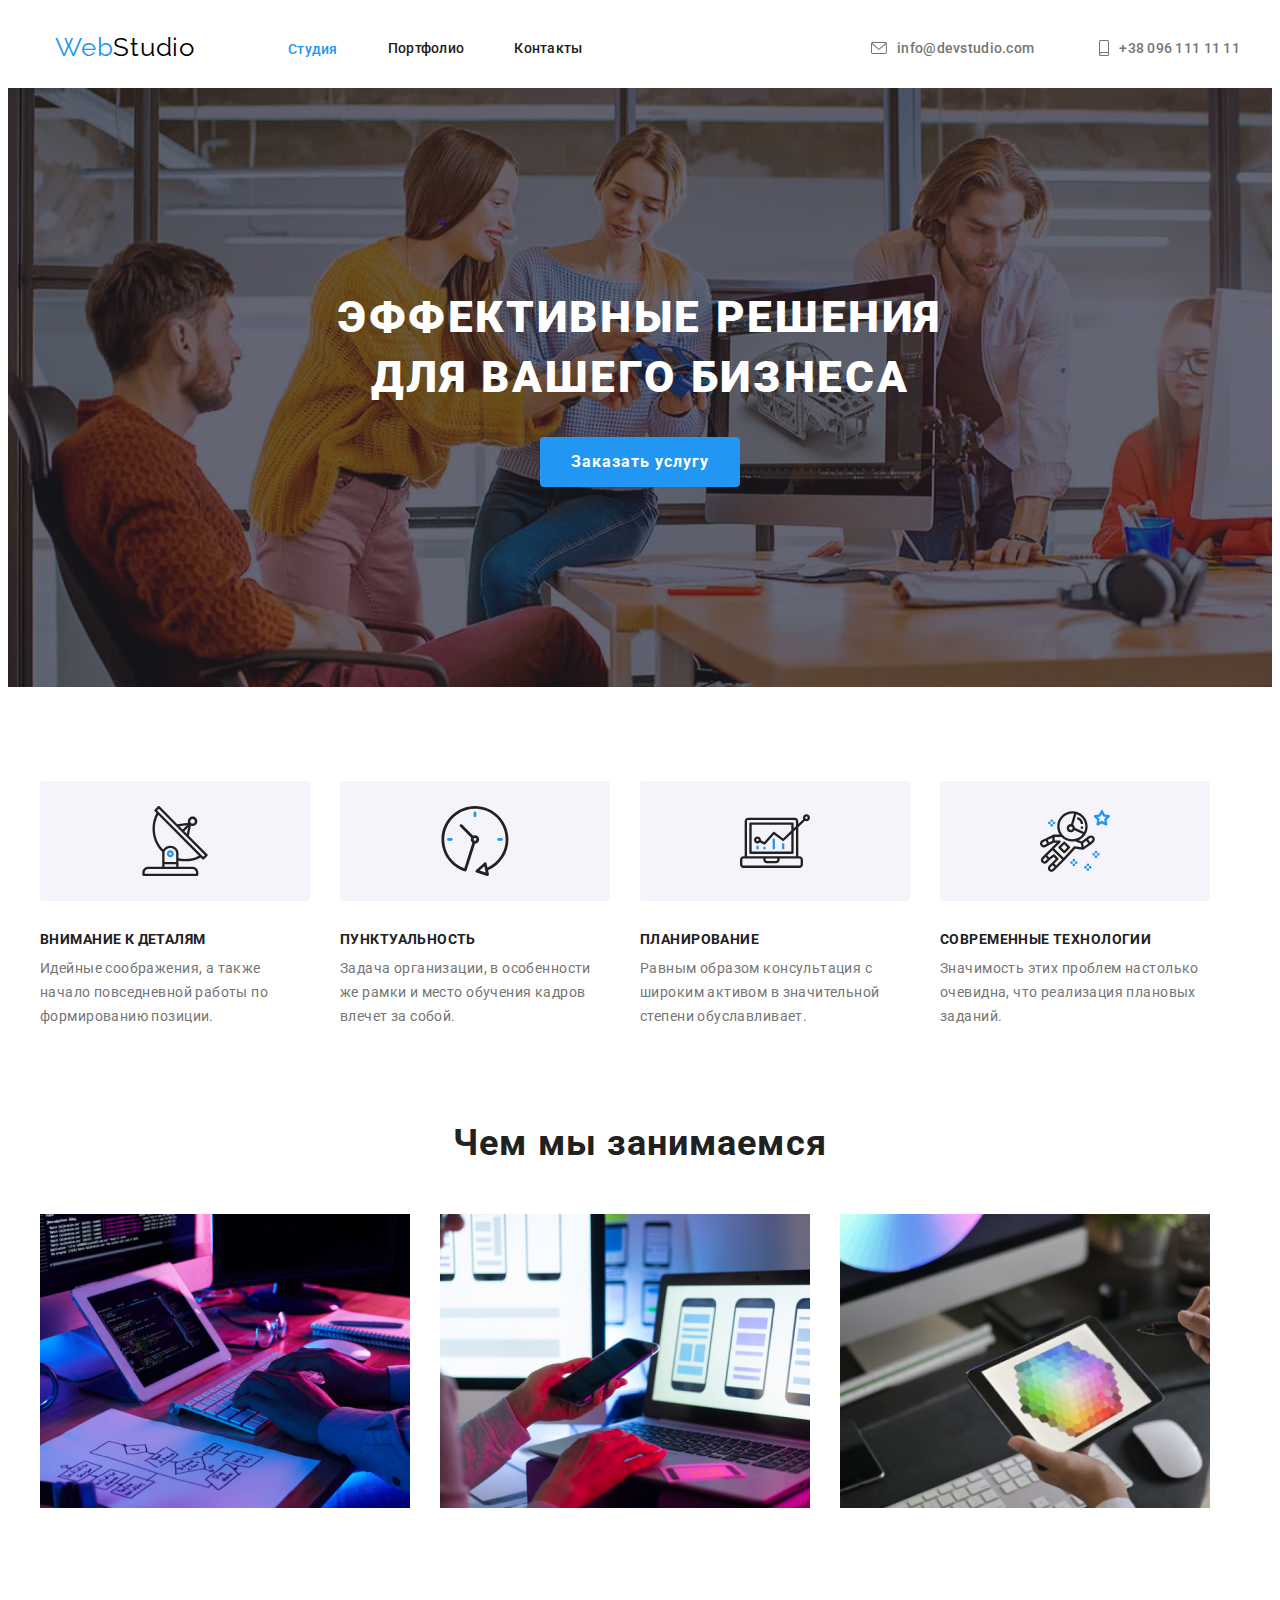
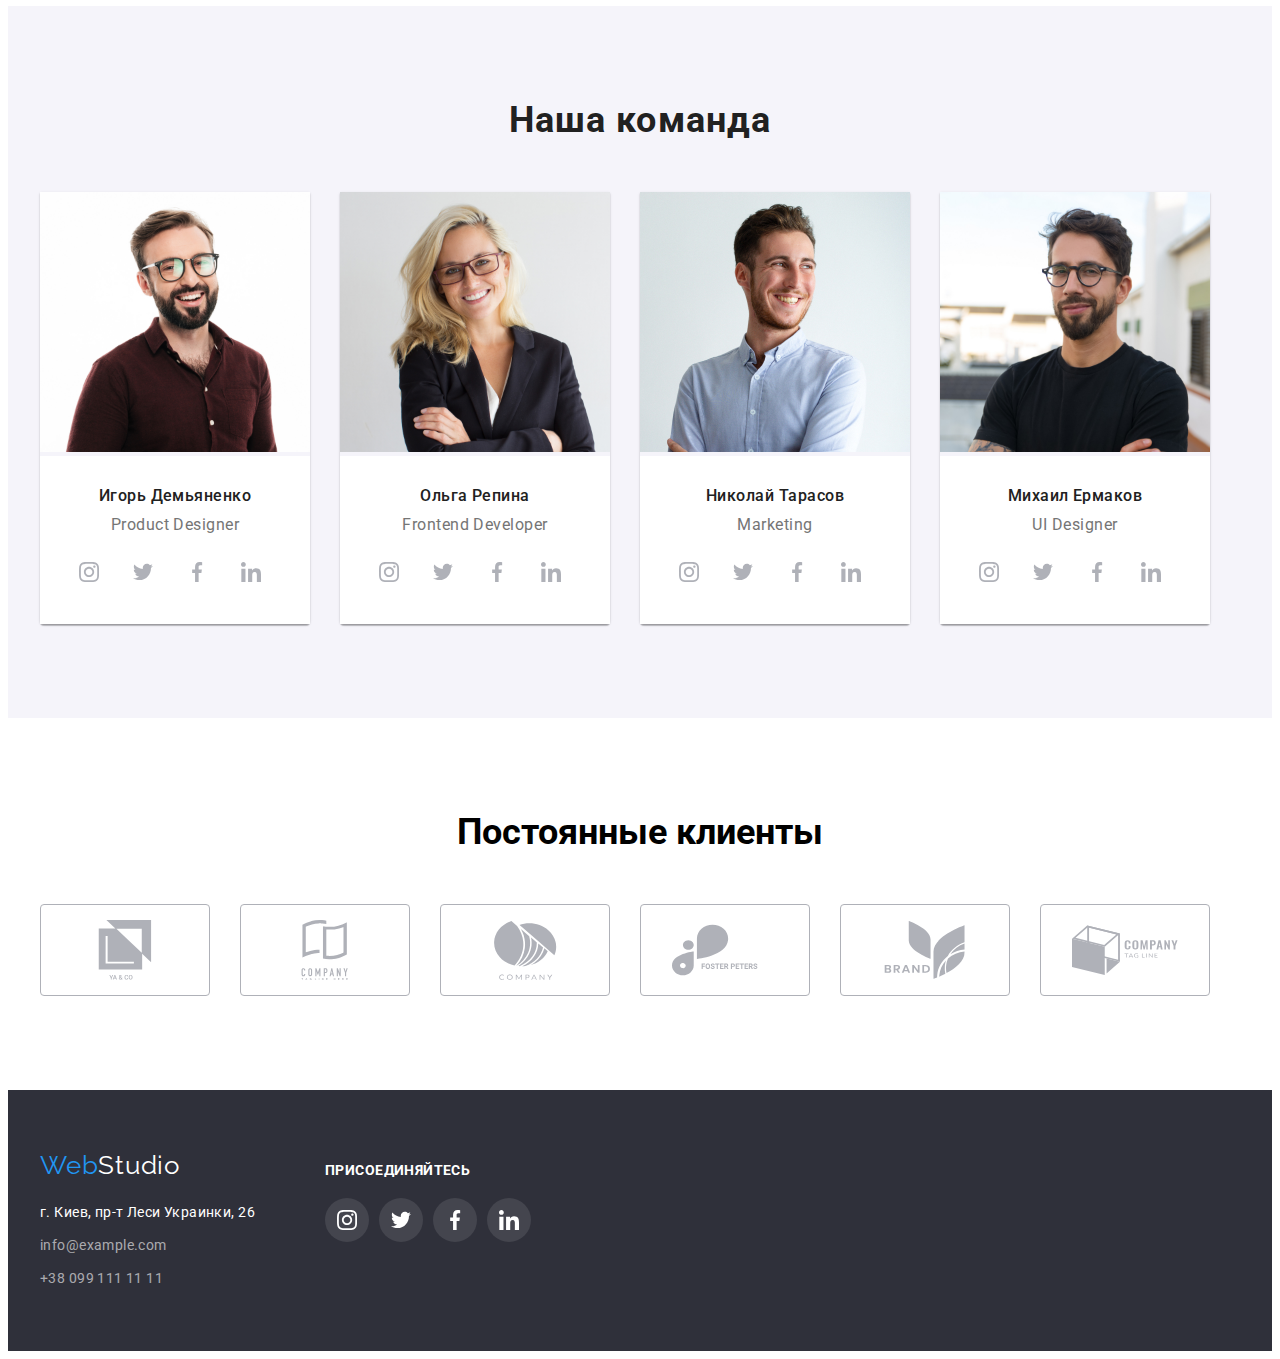
<file: index.html>
<!DOCTYPE html>
<html lang="en">
<head>
    <meta charset="UTF-8">
    <meta http-equiv="X-UA-Compatible" content="IE=edge">
    <meta name="viewport" content="width=device-width, initial-scale=1.0">
    <title>Document</title>
    <!-- шрифты -->
    <link rel="preconnect" href="https://fonts.googleapis.com">
    <link rel="preconnect" href="https://fonts.gstatic.com" crossorigin>
    <link href="https://fonts.googleapis.com/css2?family=Raleway:wght@700&family=Roboto:wght@400;500;700;900&display=swap" rel="stylesheet">
    <!-- нормализация стилей -->
    <link rel="stylesheet" href="https://cdnjs.cloudflare.com/ajax/libs/modern-normalize/1.1.0/modern-normalize.min.css" integrity="sha512-wpPYUAdjBVSE4KJnH1VR1HeZfpl1ub8YT/NKx4PuQ5NmX2tKuGu6U/JRp5y+Y8XG2tV+wKQpNHVUX03MfMFn9Q==" crossorigin="anonymous" referrerpolicy="no-referrer" />
    <!-- стили  -->
    <link rel="stylesheet" href="./css/styles.css"/>
</head>
<body>
    <header >
        <div class="container header-container">
        <!-- навигация страницы -->
        <nav class="header-nav">
           <a href="" class="logo" ><span class="logo-web">Web</span>Studio </a>
           <ul class="site-nav list">
               <li class="nav-item"><a href="" class="link-current">Студия</a></li>
               <li class="nav-item"><a href="./portfolio.html" class="link">Портфолио</a></li>
               <li class="nav-item"><a href="" class="link">Контакты</a></li>
           </ul> 
        </nav>
        <!-- контакты -->
        <ul class="contact-nav list">
            <li class="contact-nav-item">
                <a href="mailto:info@devstudio.com" class="link">
                    <svg class="icon-envelope-1">
                        <use href="./images/symbol-defs.svg#icon-envelope-1"></use>
                    </svg>info@devstudio.com
                </a>
            </li>
            <li class="contact-nav-item">
                <a href="tel:+38 096 111 11 11" class="link">
                    <svg class="icon-smartphone-1">
                        <use href="./images/symbol-defs.svg#icon-smartphone-1"></use>
                    </svg>+38 096 111 11 11
                </a>
            </li>
        </ul>
        </div>
    </header>
    <main>
        <!-- герой -->
        <section class="hero">
            <div class="container ">
            <h1 class="hero-title">Эффективные решения для вашего бизнеса</h1>
            <button type="button" class="hero-button">Заказать услугу</button>
            </div>
        </section>
        <!-- qualities and skills -->
        <section class="section">
            <div class="container">
            <ul class="list skills">
                <li class="skills-item">
                    <div class="icon-skills">
                        <svg class="icon-skills-svg">
                            <use  href="./images/symbol-defs.svg#icon-antenna-1 " ></use>
                        </svg>
                    </div>
                    <h3 class="details-title">Внимание к деталям</h3>
                    <p class="details-text">Идейные соображения, а также начало повседневной работы по формированию позиции.</p>
                </li>
                <li class="skills-item">
                    <div class="icon-skills">
                        <svg class="icon-skills-svg">
                            <use  href="./images/symbol-defs.svg#icon-clock-1 " ></use>
                        </svg>
                    </div>
                    <h3 class="punctuality-title">Пунктуальность</h3>
                    <p class="punctuality-text">Задача организации, в особенности же рамки и место обучения кадров влечет за собой.</p>
                </li>
                <li class="skills-item">
                    <div class="icon-skills">
                        <svg class="icon-skills-svg">
                            <use  href="./images/symbol-defs.svg#icon-diagram-1 " ></use>
                        </svg>
                    </div>
                    <h3 class="planning-title">Планирование</h3>
                    <p class="planning-text">Равным образом консультация с широким активом в значительной степени обуславливает.</p>
                </li>
                <li class="skills-item">
                    <div class="icon-skills">
                        <svg class="icon-skills-svg">
                            <use  href="./images/symbol-defs.svg#icon-astronaut-1" ></use>
                        </svg>
                    </div>
                    <h3 class="technologies-title">Современные технологии</h3>
                    <p class="technologies-text">Значимость этих проблем настолько очевидна, что реализация плановых заданий.</p>
                </li>
            </ul>
            </div>
        </section>
        <!-- Чем мы занимаемся -->
        <section class="section example">
            <div class="container">
            <h2 class="services-title">Чем мы занимаемся</h2>
            <ul class="list picture">
                <li class="picture-item">
                    <img src="./images/box 1.jpg"
                    alt="техника на столе "
                    width="370">
                </li>
                <li class="picture-item">
                    <img src="./images/box 2.jpg"
                    alt="телефон в руке "
                    width="370">
                </li>
                <li class="picture-item">
                    <img src="./images/box 3.jpg"
                    alt="Планшет в руках"
                    width="370">
                </li>
                </div>
            </ul>
        </section>
        <!-- команда -->
        <section class="team section">
            <div class="container">
            <h2 class="team-title">Наша команда</h2>
            <ul class="list staff">
                <li class="staff-item">
                    <img src="./images/img.jpg"
                    alt="парень в красной рубашке"
                    width="270">
                    <div class="team-work">
                    <h3 class="team-demyanenko">Игорь Демьяненко</h3>
                    <P class="team-demyanenko-position">Product Designer</P>
                    <ul class="teem-icons">
                        <li class="teem-icon">
                            <a class="teem-link-icon"href aria-label="instagram">
                                <svg class="svg-icon" width="20" height="20">
                                   <use href="./images/symbol-defs.svg#icon-instagram-1 "></use>
                                </svg>
                            </a>
                        </li>
                        <li class="teem-icon">
                            <a class="teem-link-icon"href aria-label="twitter">
                                <svg class="svg-icon"width="20" height="20">
                                   <use href="./images/symbol-defs.svg#icon-twitter-1"></use>
                                </svg>
                            </a>
                        </li>
                        <li class="teem-icon">
                            <a class="teem-link-icon"href aria-label="facebook">
                                <svg class="svg-icon"width="20" height="20">
                                   <use href="./images/symbol-defs.svg#icon-facebook-1"></use>
                                </svg>
                            </a>
                        </li>
                        <li class="teem-icon">
                            <a class="teem-link-icon"href aria-label="linkedin">
                                <svg class="svg-icon"width="20" height="20">
                                   <use href="./images/symbol-defs.svg#icon-linkedin-1"></use>
                                </svg>
                            </a>
                        </li>
                    </ul>
                    </div>
                </li>
                <li class="staff-item">
                    <img src="./images/img (1).jpg"
                    alt="портрет девушки"
                    width="270">
                    <div class="team-work">
                    <h3 class="team-repin">Ольга Репина</h3>
                    <p class="team-repin-position">Frontend Developer</p>
                    <ul class="teem-icons">
                        <li class="teem-icon">
                            <a class="teem-link-icon"href aria-label="instagram">
                                <svg class="svg-icon" width="20" height="20">
                                   <use href="./images/symbol-defs.svg#icon-instagram-1 "></use>
                                </svg>
                            </a>
                        </li>
                        <li class="teem-icon">
                            <a class="teem-link-icon"href aria-label="twitter">
                                <svg class="svg-icon"width="20" height="20">
                                   <use href="./images/symbol-defs.svg#icon-twitter-1"></use>
                                </svg>
                            </a>
                        </li>
                        <li class="teem-icon">
                            <a class="teem-link-icon"href aria-label="facebook">
                                <svg class="svg-icon"width="20" height="20">
                                   <use href="./images/symbol-defs.svg#icon-facebook-1"></use>
                                </svg>
                            </a>
                        </li>
                        <li class="teem-icon">
                            <a class="teem-link-icon"href aria-label="linkedin">
                                <svg class="svg-icon"width="20" height="20">
                                   <use href="./images/symbol-defs.svg#icon-linkedin-1"></use>
                                </svg>
                            </a>
                        </li>
                    </ul>
                    </div>
                </li>
                <li class="staff-item">
                    <img src="./images/img (2).jpg"
                    alt="парень в белой рубашке"
                    width="270">
                    <div class="team-work">
                    <h3 class="team-tarasov">Николай Тарасов</h3>
                    <p class="team-tarasov-position">Marketing</p>
                    <ul class="teem-icons">
                        <li class="teem-icon">
                            <a class="teem-link-icon"href aria-label="instagram">
                                <svg class="svg-icon" width="20" height="20">
                                   <use href="./images/symbol-defs.svg#icon-instagram-1 "></use>
                                </svg>
                            </a>
                        </li>
                        <li class="teem-icon">
                            <a class="teem-link-icon"href aria-label="twitter">
                                <svg class="svg-icon"width="20" height="20">
                                   <use href="./images/symbol-defs.svg#icon-twitter-1"></use>
                                </svg>
                            </a>
                        </li>
                        <li class="teem-icon">
                            <a class="teem-link-icon"href aria-label="facebook">
                                <svg class="svg-icon"width="20" height="20">
                                   <use href="./images/symbol-defs.svg#icon-facebook-1"></use>
                                </svg>
                            </a>
                        </li>
                        <li class="teem-icon">
                            <a class="teem-link-icon"href aria-label="linkedin">
                                <svg class="svg-icon"width="20" height="20">
                                   <use href="./images/symbol-defs.svg#icon-linkedin-1"></use>
                                </svg>
                            </a>
                        </li>
                    </ul>
                    </div>
                </li>
                <li class="staff-item">
                    <img src="./images/img (3).jpg"
                    alt="парень в черной футболке"
                    width="270">
                    <div class="team-work">
                    <h3 class="team-ermakov">Михаил Ермаков</h3>
                    <p class="team-ermakov-position">UI Designer</p>
                    <ul class="teem-icons">
                        <li class="teem-icon">
                            <a class="teem-link-icon"href aria-label="instagram">
                                <svg class="svg-icon" width="20" height="20">
                                   <use href="./images/symbol-defs.svg#icon-instagram-1 "></use>
                                </svg>
                            </a>
                        </li>
                        <li class="teem-icon">
                            <a class="teem-link-icon"href aria-label="twitter">
                                <svg class="svg-icon"width="20" height="20">
                                   <use href="./images/symbol-defs.svg#icon-twitter-1"></use>
                                </svg>
                            </a>
                        </li>
                        <li class="teem-icon">
                            <a class="teem-link-icon"href aria-label="facebook">
                                <svg class="svg-icon"width="20" height="20">
                                   <use href="./images/symbol-defs.svg#icon-facebook-1"></use>
                                </svg>
                            </a>
                        </li>
                        <li class="teem-icon">
                            <a class="teem-link-icon"href aria-label="linkedin">
                                <svg class="svg-icon"width="20" height="20">
                                   <use href="./images/symbol-defs.svg#icon-linkedin-1"></use>
                                </svg>
                            </a>
                        </li>
                    </ul>
                    </div>
                </li>
            </ul>
            </div>
        </section>
        <section class="clients">
            <div class="container">
                <h2 class="clients-titel">Постоянные клиенты</h2>
                <ul class="clients-list">
                    <li class="clients-item">
                        <a class="clients-link" href aria-label="icon-group">
                            <svg class="clients-icon">
                                <use href="./images/symbol-defs.svg#icon-group"></use>
                            </svg>
                        </a>
                    </li>
                    <li class="clients-item">
                        <a class="clients-link" href aria-label="icon-group-1">
                            <svg class="clients-icon">
                                <use href="./images/symbol-defs.svg#icon-group-1"></use>
                            </svg>
                        </a>
                    </li>
                    <li class="clients-item">
                        <a class="clients-link" href aria-label="icon-group-2">
                           <svg class="clients-icon">
                                <use href="./images/symbol-defs.svg#icon-group-2"></use>
                           </svg>
                        </a>
                    </li>
                    <li class="clients-item">
                        <a class="clients-link" href aria-label="icon-group-3">
                           <svg class="clients-icon">
                              <use href="./images/symbol-defs.svg#icon-group-3"></use>
                           </svg>
                        </a>
                    </li>
                    <li class="clients-item">
                        <a class="clients-link" href aria-label="icon-group-4">
                           <svg class="clients-icon">
                              <use href="./images/symbol-defs.svg#icon-group-4"></use>
                           </svg>
                        </a>
                    </li>
                    <li class="clients-item">
                        <a class="clients-link" href aria-label="icon-group-5">
                           <svg class="clients-icon">
                              <use href="./images/symbol-defs.svg#icon-group-5"></use>
                           </svg>
                        </a>
                    </li>
                    
                </ul>

            </div>
        </section>
    </main>
    <!-- подвал -->
    <footer class="footer">
        <div class="container footer-container">
            <div class="addres">
              <a href="" class="footer-logo" ><span class="logo-web">Web</span>Studio </a>
              <address class="address">г. Киев, пр-т Леси Украинки, 26</address>
              <ul class="footer-contact list">
                 <li class="footer-contact-item"><a href="mailto:info@example.com" class="footer-contact-link">info@example.com</a></li>
                 <li class="footer-contact-item"><a href="tel:+38 099 111 11 11" class="footer-contact-link">+38 099 111 11 11</a></li>
              </ul>
            </div>
            <div class="connection">
            <h2 class="social">ПРИСОЕДИНЯЙТЕСЬ</h2>
            <ul class="social-list">
                <li class="social-item">
                    <a class="footer-link-icon" href aria-label="icon-instagram-1">
                        <svg class="footer-icon">
                            <use href="./images/symbol-defs.svg#icon-instagram-1"></use>
                        </svg>
                    </a>
                </li>
                <li class="social-item">
                    <a class="footer-link-icon" href aria-label="icon-twitter-1">
                        <svg class="footer-icon">
                            <use href="./images/symbol-defs.svg#icon-twitter-1"></use>
                        </svg>
                    </a>
                </li>
                <li class="social-item">
                    <a class="footer-link-icon" href aria-label="icon-facebook-1">
                        <svg class="footer-icon">
                            <use href="./images/symbol-defs.svg#icon-facebook-1"></use>
                        </svg>
                    </a>
                </li>
                <li class="social-item">
                    <a class="footer-link-icon" href aria-label="icon-linkedin-1">
                        <svg class="footer-icon">
                            <use href="./images/symbol-defs.svg#icon-linkedin-1"></use>
                        </svg>
                    </a>
                </li>
            </ul>

            </div>
        </div>
    </footer>
</body>
</html>
</file>
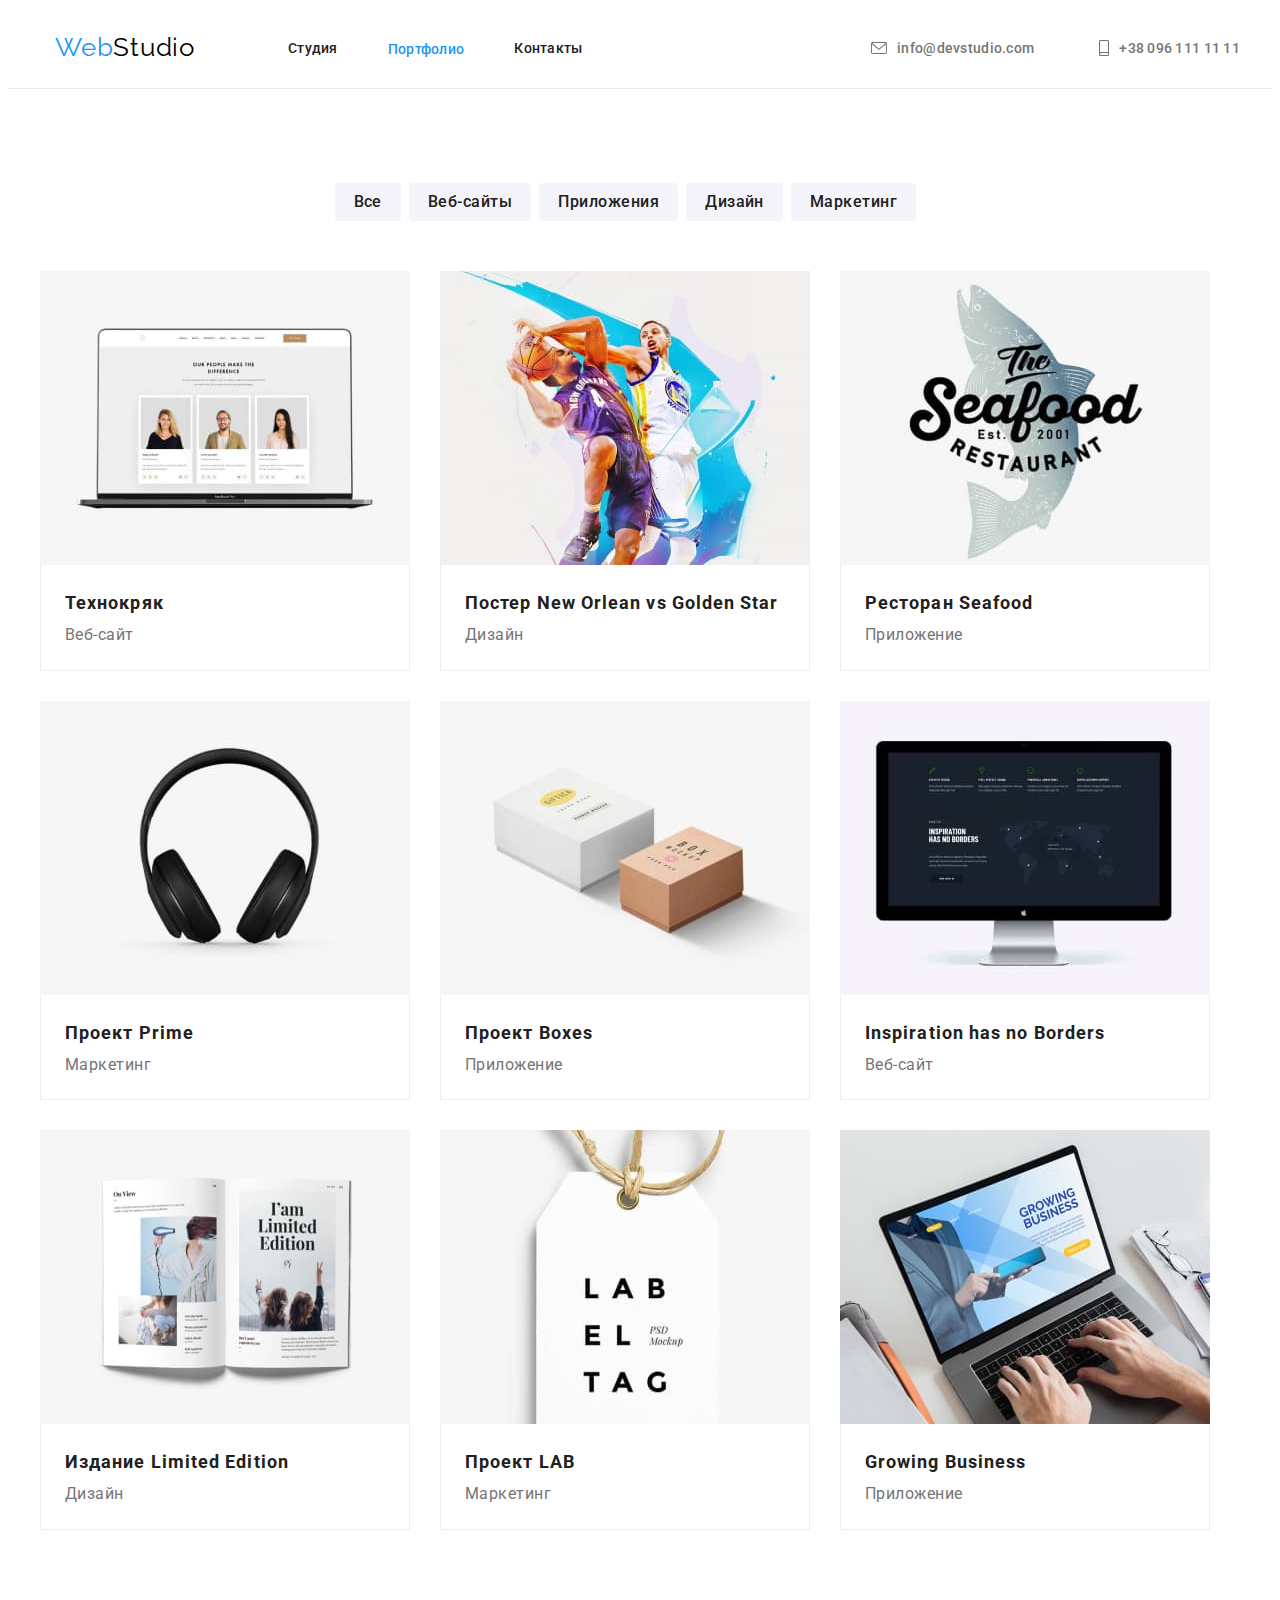
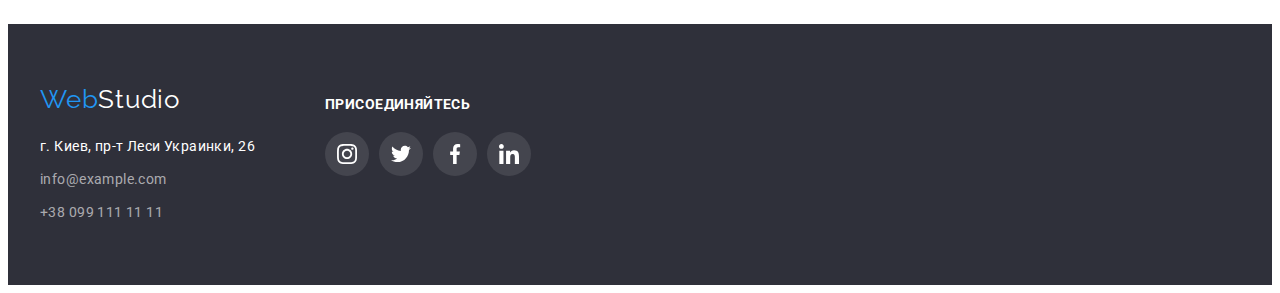
<file: portfolio.html>
<!DOCTYPE html>
<html lang="en">
<head>
    <meta charset="UTF-8">
    <meta http-equiv="X-UA-Compatible" content="IE=edge">
    <meta name="viewport" content="width=device-width, initial-scale=1.0">
    <title>Document</title>
    <!-- шрифты -->
    <link rel="preconnect" href="https://fonts.googleapis.com">
    <link rel="preconnect" href="https://fonts.gstatic.com" crossorigin>
    <link href="https://fonts.googleapis.com/css2?family=Raleway:wght@700&family=Roboto:wght@400;500;700;900&display=swap" rel="stylesheet"/>
    <!-- нормализация стилей -->
    <link rel="stylesheet" href="https://cdnjs.cloudflare.com/ajax/libs/modern-normalize/1.1.0/modern-normalize.min.css" integrity="sha512-wpPYUAdjBVSE4KJnH1VR1HeZfpl1ub8YT/NKx4PuQ5NmX2tKuGu6U/JRp5y+Y8XG2tV+wKQpNHVUX03MfMFn9Q==" crossorigin="anonymous" referrerpolicy="no-referrer" />
    <!-- стили -->
    <link rel="stylesheet" href="./css/styles.css"/>
</head>
<body>
    <header class="border">
        <div class="container header-container">
        <!-- навигация страницы -->
        <nav class="header-nav">
           <a href="" class="logo" ><span class="logo-web">Web</span>Studio </a>
           <ul class="site-nav list">
               <li class="nav-item"><a href="./index.html" class="link">Студия</a></li>
               <li class="nav-item"><a href="./portfolio.html" class="link-current">Портфолио</a></li>
               <li class="nav-item"><a href="" class="link">Контакты</a></li>
           </ul> 
        </nav>
        <ul class="contact-nav list">
            <li class="contact-nav-item">
                <a href="mailto:info@devstudio.com" class="link">
                    <svg class="icon-envelope-1">
                        <use href="./images/symbol-defs.svg#icon-envelope-1"></use>
                    </svg>info@devstudio.com
                </a>
            </li>
            <li class="contact-nav-item">
                <a href="tel:+38 096 111 11 11" class="link">
                    <svg class="icon-smartphone-1">
                        <use href="./images/symbol-defs.svg#icon-smartphone-1"></use>
                    </svg>+38 096 111 11 11
                </a>
            </li>
        </ul>
        </div>
    </header>
    <main>
        <!-- разделы портфолио -->
        <section class="section"> 
        <div class="container pro">
          <ul class="portfolio list">
            <li class="portfolio-menu"><button type="button" class="portfolio-button">Все</button></li>
            <li class="portfolio-menu"><button type="button" class="portfolio-button">Веб-сайты</button></li>
            <li class="portfolio-menu"><button type="button" class="portfolio-button">Приложения</button></li>
            <li class="portfolio-menu"><button type="button" class="portfolio-button">Дизайн</button></li>
            <li class="portfolio-menu"><button type="button" class="portfolio-button">Маркетинг</button></li>
          </ul>
        <!-- примеры портфолио -->
          <ul class="card list">
            <li class="card-item">
                <img class="bloks"
                src="./images/img 2,1.jpg"
                alt="Страница сайта"
                width="370">
                <div class="inventory">
                <h2 class="portfolio-title">Технокряк</h2>
                <p class="portfolio-text">Веб-сайт</p>
                </div>
            </li>
            <li class="card-item"> 
                <img class="bloks"
                src="./images/img 2,2.jpg"
                alt="Постер баскетбол"
                width="370">
                <div class="inventory">
                <h2 class="portfolio-title">Постер New Orlean vs Golden Star</h2>
                <p class="portfolio-text">Дизайн</p>
                </div>
            </li>
            <li class="card-item"> 
                <img class="bloks"
                src="./images/img 2,3.jpg"
                alt="Лого ресторана"
                width="370">
                <div class="inventory">
                <h2 class="portfolio-title">Ресторан Seafood</h2>
                <p class="portfolio-text">Приложение</p>
                </div>
            </li>
            <li class="card-item"> 
                <img class="bloks"
                src="./images/img 2,4.jpg"
                alt=" наушники"
                width="370">
                <div class="inventory">
                <h2 class="portfolio-title">Проект Prime</h2>
                <p class="portfolio-text">Маркетинг</p>
                </div>
            </li>
            <li class="card-item"> 
                <img  class="bloks"
                src="./images/img 2,5.jpg"
                alt="Две коробки"
                width="370">
                <div class="inventory">
                <h2 class="portfolio-title">Проект Boxes</h2>
                <p class="portfolio-text">Приложение</p>
                </div>
            </li>
            <li class="card-item"> 
                <img  class="bloks"
                src="./images/img 2,6.jpg"
                alt="Монитор"
                width="370">
                <div class="inventory">
                <h2 class="portfolio-title">Inspiration has no Borders</h2>
                <p class="portfolio-text">Веб-сайт</p>
                </div>
            </li>
            <li class="card-item"> 
                <img class="bloks"
                src="./images/img 2,7.jpg"
                alt="открытая книга"
                width="370">
                <div class="inventory">
                <h2 class="portfolio-title">Издание Limited Edition</h2>
                <p class="portfolio-text">Дизайн</p>
                </div>
            </li>
            <li class="card-item"> 
                <img class="bloks"
                src="./images/img 2,8.jpg"
                alt="Бирка"
                width="370">
                <div class="inventory">
                <h2 class="portfolio-title">Проект LAB</h2>
                <p class="portfolio-text">Маркетинг</p>
                </div>
            </li>
            <li class="card-item"> 
                <img class="bloks" 
                src="./images/img 2,9.jpg"
                alt="ноутбук"
                width="370">
                <div class="inventory">
                <h2 class="portfolio-title">Growing Business</h2>
                <p class="portfolio-text">Приложение</p>
                </div>
            </li>
          </ul>
        </div>
        </section>
    </main>
    <footer class="footer">
        <div class="container footer-container">
            <div class="addres">
              <a href="" class="footer-logo" ><span class="logo-web">Web</span>Studio </a>
              <address class="address">г. Киев, пр-т Леси Украинки, 26</address>
              <ul class="footer-contact list">
                 <li class="footer-contact-item"><a href="mailto:info@example.com" class="footer-contact-link">info@example.com</a></li>
                 <li class="footer-contact-item"><a href="tel:+38 099 111 11 11" class="footer-contact-link">+38 099 111 11 11</a></li>
              </ul>
            </div>
            <div class="connection">
            <h2 class="social">ПРИСОЕДИНЯЙТЕСЬ</h2>
            <ul class="social-list">
                <li class="social-item">
                    <a class="footer-link-icon" href aria-label="icon-instagram-1">
                        <svg class="footer-icon">
                            <use href="./images/symbol-defs.svg#icon-instagram-1"></use>
                        </svg>
                    </a>
                </li>
                <li class="social-item">
                    <a class="footer-link-icon" href aria-label="icon-twitter-1">
                        <svg class="footer-icon">
                            <use href="./images/symbol-defs.svg#icon-twitter-1"></use>
                        </svg>
                    </a>
                </li>
                <li class="social-item">
                    <a class="footer-link-icon" href aria-label="icon-facebook-1">
                        <svg class="footer-icon">
                            <use href="./images/symbol-defs.svg#icon-facebook-1"></use>
                        </svg>
                    </a>
                </li>
                <li class="social-item">
                    <a class="footer-link-icon" href aria-label="icon-linkedin-1">
                        <svg class="footer-icon">
                            <use href="./images/symbol-defs.svg#icon-linkedin-1"></use>
                        </svg>
                    </a>
                </li>
            </ul>

            </div>
        </div>
    </footer>
</body>
</html>
</file>
<file: css/styles.css>
:root{
    --main-background-color:#ffffff;
    --header-footer-background-color :#2f303a;
    --secondary-background-color:#f5f4fa;
    --primary-text-color:#757575;
    --heading-main-color:#212121;
    --link-color:#2196f3;
    --footer-contact-color:rgba(255, 255, 255, 0.6);
    --accent-color:#000000;
}


.list{
    padding-left: 0;
    margin-top: 0;
    margin-bottom: 0;
    list-style: none;
}
body{
    background-color:var(--main-background-color);
    font-family:Roboto,sans-serif;
}
h1,
h2,
h3,
h4,
p{
    margin: 0;
}

h1:last-child,
h2:last-child,
h3:last-child,
h4:last-child,
p:last-child{
    margin-bottom: 0;
}
.container{
    width: 1200px;
    padding-left: 15px;
    padding-right: 15px;
    margin-left: auto;
    margin-right: auto;

}
.section{
    padding-top: 94px;
    padding-bottom: 94px;
}
/* header */
.header-container{
    display: flex;
    align-items: center; 
}
.border{
    border-bottom: 1px solid #ECECEC;
}
.header-nav{
    display: flex;
    align-items: center;
}
/* logo */
.logo{
    font-family: Raleway;
    font-size: 26px;
    line-height:1.2;
    letter-spacing: 0.03em;
    color: var(--accent-color);
    align-items: center;
    margin-right: 93px;
    padding-top: 24px;
    padding-bottom: 25px;
    padding-left: 15px;
}
.footer-logo{
    color: var(--main-background-color);
    font-family: Raleway;
    font-size: 26px;
    line-height:1.2;
    letter-spacing: 0.03em;
    align-items: center;
    }
   

.logo-web{
    color:var(--link-color);
}

a{
    text-decoration :none;
}

/* site-nav */
.site-nav .link{
   color:var(--heading-main-color);
   font-weight: 500;
   font-size: 14px;
   line-height: 1.15;
   letter-spacing: 0.02em;
}
.site-nav .link:hover,
.site-nav .link:focus{
    color:var(--link-color);
}
.site-nav .link .current{
    color: var(--link-color);
    
}
.link-current{
    font-weight: 500;
    font-size: 14px;
    line-height: 1.15;
    letter-spacing: 0.02em;
    color: var(--link-color);

}
.site-nav{
display: flex;
align-items: center;
}
.nav-item{
    margin-right: 50px;
}
.nav-item:last-child{
    margin: 0;
}

.contact-nav .link{
    color:var(--primary-text-color);
    font-weight: 500;
    font-size: 14px;
    line-height: 1.15;
    letter-spacing: 0.02em;

}
.link:hover,  
.link:focus{  
     color:var(--link-color); 
     fill: var(--link-color);

} 
.contact-nav{
display: flex;
align-items: center;
margin-left: auto;
}

.contact-nav-item{
    margin-right: 65px;
    color: var(--primary-text-color);
    
}
.contact-nav-item .link:hover .icon-envelope-1, 
.contact-nav-item .link:focus .icon-envelope-1{
    color: var(--link-color);
    fill: var(--link-color);
}
.contact-nav-item .link:hover .icon-smartphone-1, 
.contact-nav-item .link:focus .icon-smartphone-1{
    color: var(--link-color);
    fill: var(--link-color);
}

.contact-nav-item:last-child{
    margin: 0;
}
.icon-smartphone-1{
    width: 10px;
    height: 16px;
    margin-right: 10px;
    fill: var(--primary-text-color);
    
}
.icon-envelope-1{
    width: 16px;
    height: 12px;
    margin-right: 10px;
    fill: var(--primary-text-color);
    
}
.link{
    display: flex;
    align-items: center;
    justify-content: center;
}
/* hero */
.hero{
    background-image: linear-gradient(
        to right,
        rgba(47, 48, 58, 0.4),
        rgba(47, 48, 58, 0.4)),
        url(../images/img\ 117.jpg);
    background-color:var(--header-footer-background-color); 
    padding-bottom: 200px;
    padding-top: 200px;
}

    
.hero-title{
    color:var(--main-background-color);
    font-weight: 900;
    font-size: 44px;
    line-height:1.35;
    text-align: center;
    letter-spacing: 0.06em;
    text-transform: uppercase;
    width: 696px;
    margin-bottom: 30px;
    margin-right: auto;
    margin-left: auto;
    
}
.hero-button{
    color: var(--main-background-color);
    background-color: var(--link-color);
    font-family: Roboto;
    font-style: normal;
    font-weight: bold;
    font-size: 16px;
    line-height: 1.8;
    letter-spacing: 0.06em;
    cursor: pointer;
    width: 200px;
    height: 50px;
    margin: 0 auto;
    display: block;
    border-radius: 4px;
    border:none;
    
}


/* qualities and skills */

.icon-skills{
    background-color: #F5F4FA;
    border-radius: 4px;
    width: 270px;
    height: 120px;
    margin-bottom: 30px;
    display: flex;
    justify-content: center;
    align-items: center;
}
.icon-skills-svg{
    width: 70px;
    height: 70px;
    
}
.details-title{
    color:var(--heading-main-color);
    font-size: 14px;
    line-height: 1.15;
    letter-spacing: 0.03em;
    text-transform: uppercase;
    margin-bottom: 10px;

}
.details-text{
    color:var(--primary-text-color);
    font-size: 14px; 
    line-height: 1.7;
    letter-spacing: 0.03em;
}
.skills{
    display: flex;
    
}
.skills-item{
    margin-right: 30px;
    width: 270px;
}
.skills-item:last-child{
    margin: 0;
}
/* punctuality */
.punctuality-title{
    color:var(--heading-main-color);
    font-size: 14px;
    line-height: 1.15;
    letter-spacing: 0.03em;
    text-transform: uppercase;
    margin-bottom: 10px;

}
.punctuality-text{
    color: var(--primary-text-color);
    font-size: 14px; 
    line-height: 1.7;
    letter-spacing: 0.03em;
}
/* planning */
.planning-title{
    color:var(--heading-main-color);
    font-size: 14px;
    line-height: 1.15;
    letter-spacing: 0.03em;
    text-transform: uppercase;
    margin-bottom: 10px;

}
.planning-text{
    color:var(--primary-text-color);
    font-size: 14px; 
    line-height: 1.7;
    letter-spacing: 0.03em;
}
/* technologies */
.technologies-title{
    color:var(--heading-main-color);
    font-size: 14px;
    line-height: 1.15;
    letter-spacing: 0.03em;
    text-transform: uppercase;
    margin-bottom: 10px;

}
.technologies-text{
    color:var(--primary-text-color);
    font-size: 14px; 
    line-height: 1.7;
    letter-spacing: 0.03em;
}
/* services-title */
.services-title{
    color:var(--heading-main-color);
    font-size: 36px;
    line-height: 42px;
    text-align: center;
    letter-spacing: 0.03em;
    margin: 0 auto;
}
.section.example{
    padding-top: 0;
}
.picture{
    display: flex;
    margin-top: 50px;
}
.picture-item{
    margin-right: 30px;  
}
.picture-item:last-child{
    margin: 0;
}
/* team */
.team{
    background:var(--secondary-background-color);
}
.team-title{
    color:var(--heading-main-color);
    font-size: 36px;
    line-height: 1.15;
    text-align: center;
    letter-spacing: 0.03em;
    margin: 0 auto;
}
.team-demyanenko{
    color:var(--heading-main-color);
    font-weight: 500;
    font-size: 16px;
    line-height: 1.2;
    text-align: center;
    letter-spacing: 0.03em;
    margin-bottom: 10px;
}
.team-demyanenko-position{
    color:var(--primary-text-color);
    font-size: 16px;
    line-height: 1.2;
    text-align: center;
    letter-spacing: 0.03em;
}
.team-repin{
    color:var(--heading-main-color);
    font-weight: 500;
    font-size: 16px;
    line-height: 1.2;
    text-align: center;
    letter-spacing: 0.03em;
    margin-bottom: 10px;
}
.team-repin-position{
    color:var(--primary-text-color);
    font-size: 16px;
    line-height: 1.2;
    text-align: center;
    letter-spacing: 0.03em;
}
.team-tarasov{
    color:var(--heading-main-color);
    font-weight: 500;
    font-size: 16px;
    line-height: 1.2;
    text-align: center;
    letter-spacing: 0.03em;
    margin-bottom: 10px;
}
.team-tarasov-position{
    color:var(--primary-text-color);
    font-size: 16px;
    line-height: 1.2;
    text-align: center;
    letter-spacing: 0.03em;
}
.team-ermakov{
    color:var(--heading-main-color);
    font-weight: 500;
    font-size: 16px;
    line-height: 1.2;
    text-align: center;
    letter-spacing: 0.03em;
    margin-bottom: 10px;
}
.team-ermakov-position{
    color:var(--primary-text-color);
    font-size: 16px;
    line-height: 1.2;
    text-align: center;
    letter-spacing: 0.03em;
}
.teem-icons{
   display: flex;
   padding-left: 0;
   justify-content: center;
   list-style-type: none;
   margin-top: 16px;
}
.teem-link-icon{
    width: 44px;
    height: 44px;
    background-color: var(--main-background-color);
    border-radius: 50%;
    display: flex;
    justify-content: center;
    align-items: center;
}
.teem-link-icon:hover,
.teem-link-icon:focus{
    background-color:var(--link-color);  
}

.teem-icon{
    margin-right: 10px;
}
.svg-icon{
    fill: #AFB1B8;
}
.teem-link-icon:hover .svg-icon, .teem-link-icon:focus .svg-icon{
    fill: var(--main-background-color);
}

.staff{
    display: flex;
    margin-top: 50px;
}
.staff-item{
    margin-right: 30px; 
    box-shadow: 0px 1px 3px rgba(0, 0, 0, 0.12), 0px 1px 1px rgba(0, 0, 0, 0.14), 0px 2px 1px rgba(0, 0, 0, 0.2);
    border-radius: 0px 0px 4px 4px; 
}
.staff-item:last-child{
    margin-right: 0;
}
.team-work{
    padding-top: 30px;
    padding-bottom: 30px;
    background-color:var(--main-background-color);

}
/* clients */
.clients {
    padding-top: 94px;
    padding-bottom: 94px;
}
.clients-item {
    display: flex;
    justify-content: center;
    align-items: center;
    width: 170px;
    height: 92px;
    margin-right: 30px;
    border: 1px solid #afb1b8;
    box-sizing: border-box;
    border-radius: 4px;
    cursor: pointer;
}
.clients-item:last-child{
    margin: 0;
}
.clients-item:hover, .clients-item:focus {
    border-color:var(--link-color);
}
.clients-link:hover .clients-icon, .clients-link:focus .clients-icon {
    fill:var(--link-color);
}
.clients-icon {
    width: 106px;
    height: 60px;
    fill: #afb1b8;
}
.clients-link {
    display: flex;
    justify-content: center;
    align-items: center;
    box-sizing: border-box;
    width: 100%;
    height: 100%;
    color: currentColor;
    cursor: pointer;
}
.clients-list {
    display: flex;
    list-style-type: none;
    padding: 0;
    margin: 0;
}
.clients-titel {
    margin: 0;
    margin-bottom: 50px;
    text-align: center;
    font-weight: 700;
    font-size: 36px;
    line-height: 1.16;
}
/* footer */
.footer{
    background:var(--header-footer-background-color);
    padding-top: 60px;
    padding-bottom: 60px;
}
.footer-container {
    display: flex;
    flex-direction: row;
    flex-wrap: nowrap;
}
.address{
    color:var(--main-background-color);
    font-size: 14px;
    line-height: 1.7;
    letter-spacing: 0.03em;
    font-style:normal;
    margin-bottom: 9px;
    margin-top: 20px;
}
.footer-contact-link{
    color:var(--footer-contact-color);
    font-size: 14px;
    line-height: 1.7;
    letter-spacing: 0.03em;
}

.footer-contact-item{
    margin-bottom: 9px;
}
.footer-contact-item:last-child{
    margin:0;
}
.social {
    font-weight: 700;
    font-size: 14px;
    letter-spacing: 0.03em;
    color: #ffffff;
    margin-top: 12px; 
    margin-bottom: 20px;
}
.addres {
    margin-right: 70px;
}
.social-list {
    display: flex; 
    justify-content: center;
    align-items: center;
    margin: 0;
    padding: 0;
    list-style-type: none;
}
.social-item {
    margin-right: 10px;
}
.footer-link-icon {
    display: flex;
    justify-content: center;
    align-items: center;
    height: 44px;
    width: 44px;
    border-radius: 50%;
    background-color: rgb(255, 255, 255, 10%);
    background-repeat: no-repeat;
    background-position: center;
}
.footer-icon {
    fill: var(--main-background-color);
    width: 20px;
    height: 20px;
}
.footer-link-icon:hover, .footer-link-icon:focus{
    background-color:var(--link-color);
}

/* portfolio */
.portfolio{
    color:var(--heading-main-color);
    display: flex;
    margin: 0 auto;
    width: 611px;
    
    
}
.portfolio .portfolio-button:hover,
.portfolio .portfolio-button:focus{
    color:var(--main-background-color);
    background-color: var(--link-color);
    box-shadow: 0px 3px 1px rgba(0, 0, 0, 0.1), 0px 1px 2px rgba(0, 0, 0, 0.08), 0px 2px 2px rgba(0, 0, 0, 0.12);
}
.portfolio-button{
    color:var(--heading-main-color);
    background-color: var(--secondary-background-color);
    font-family: Roboto;
    font-style: normal;
    font-weight: 500;
    font-size: 16px;
    line-height: 1.6;
    text-align: center;
    letter-spacing: 0.03em;
    cursor: pointer; 
    border-radius: 4px;
    padding: 6px 19px;
    border:none;
}
.portfolio-menu{
    margin-right: 8px;
}
.portfolio-menu:last-child{
    margin: 0;
}
.portfolio-title {
    color:var(--heading-main-color);
    font-size: 18px;
    line-height: 2;
    letter-spacing: 0.06em;
}
.portfolio-text{
    color:var(--primary-text-color);
    font-size: 16px;
    line-height: 1.8;
    letter-spacing: 0.03em;
}
.container.pro{
    padding-left: 0;
    padding-right: 0;
}
.card{
    display: flex;
    flex-wrap: wrap;
    margin-top: 50px;
}
.card-item { 
    width: 370px;
    margin-right: 30px;
    margin-bottom: 30px;
}
.card-item:hover, .card-item:focus{
    box-shadow: 0px 1px 1px rgba(0, 0, 0, 0.12),
                0px 4px 4px rgba(0, 0, 0, 0.06), 
                1px 4px 6px rgba(0, 0, 0, 0.16);
}
.card-item :nth-child(n3){ 
    margin-right: 0;
}
.card-item:nth-last-child(-n+3){
    margin-bottom: 0;
}
.bloks {
    display: block;
}
.inventory{
    background: #FFFFFF;
    border-bottom: 1px solid #EEEEEE;
    border-left: 1px solid #EEEEEE;
    border-right: 1px solid #EEEEEE;
    padding: 20px 24px;
}
</file>
